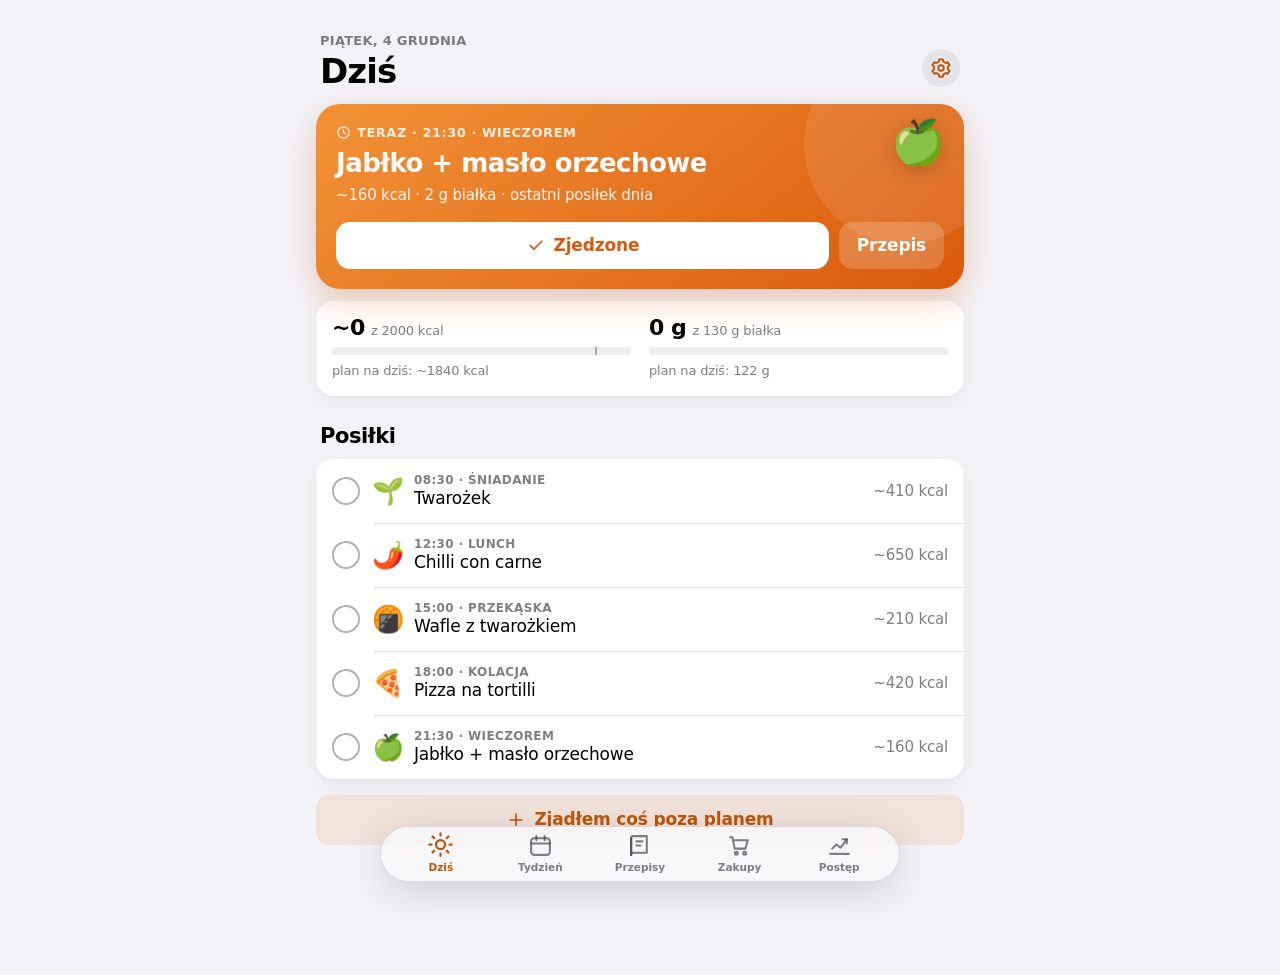
<file: index.html>
<!doctype html>
<html lang="pl">
  <head>
    <meta charset="utf-8" />
    <meta name="viewport" content="width=device-width, initial-scale=1, viewport-fit=cover" />
    <title>pchła</title>
    <meta name="description" content="Plan posiłków, przepisy i listy zakupów" />
    <meta name="theme-color" content="#f2f2f7" media="(prefers-color-scheme: light)" />
    <meta name="theme-color" content="#000000" media="(prefers-color-scheme: dark)" />
    <meta name="apple-mobile-web-app-capable" content="yes" />
    <meta name="mobile-web-app-capable" content="yes" />
    <meta name="apple-mobile-web-app-title" content="pchła" />
    <meta name="apple-mobile-web-app-status-bar-style" content="default" />
    <meta name="format-detection" content="telephone=no" />
    <link rel="manifest" href="manifest.webmanifest" />
    <link rel="icon" type="image/png" sizes="192x192" href="icons/icon-192.png" />
    <link rel="apple-touch-icon" href="icons/apple-touch-icon.png" />
    <link rel="stylesheet" href="css/app.css" />
  </head>
  <body>
    <main id="view">
      <div id="boot">
        <img src="icons/icon-192.png" alt="" />
        <span>pchła</span>
      </div>
    </main>
    <nav id="tabbar" aria-label="Główne ekrany" hidden></nav>
    <noscript>Aplikacja pchła wymaga włączonego JavaScriptu.</noscript>
    <script type="module" src="js/app.js"></script>
  </body>
</html>
</file>
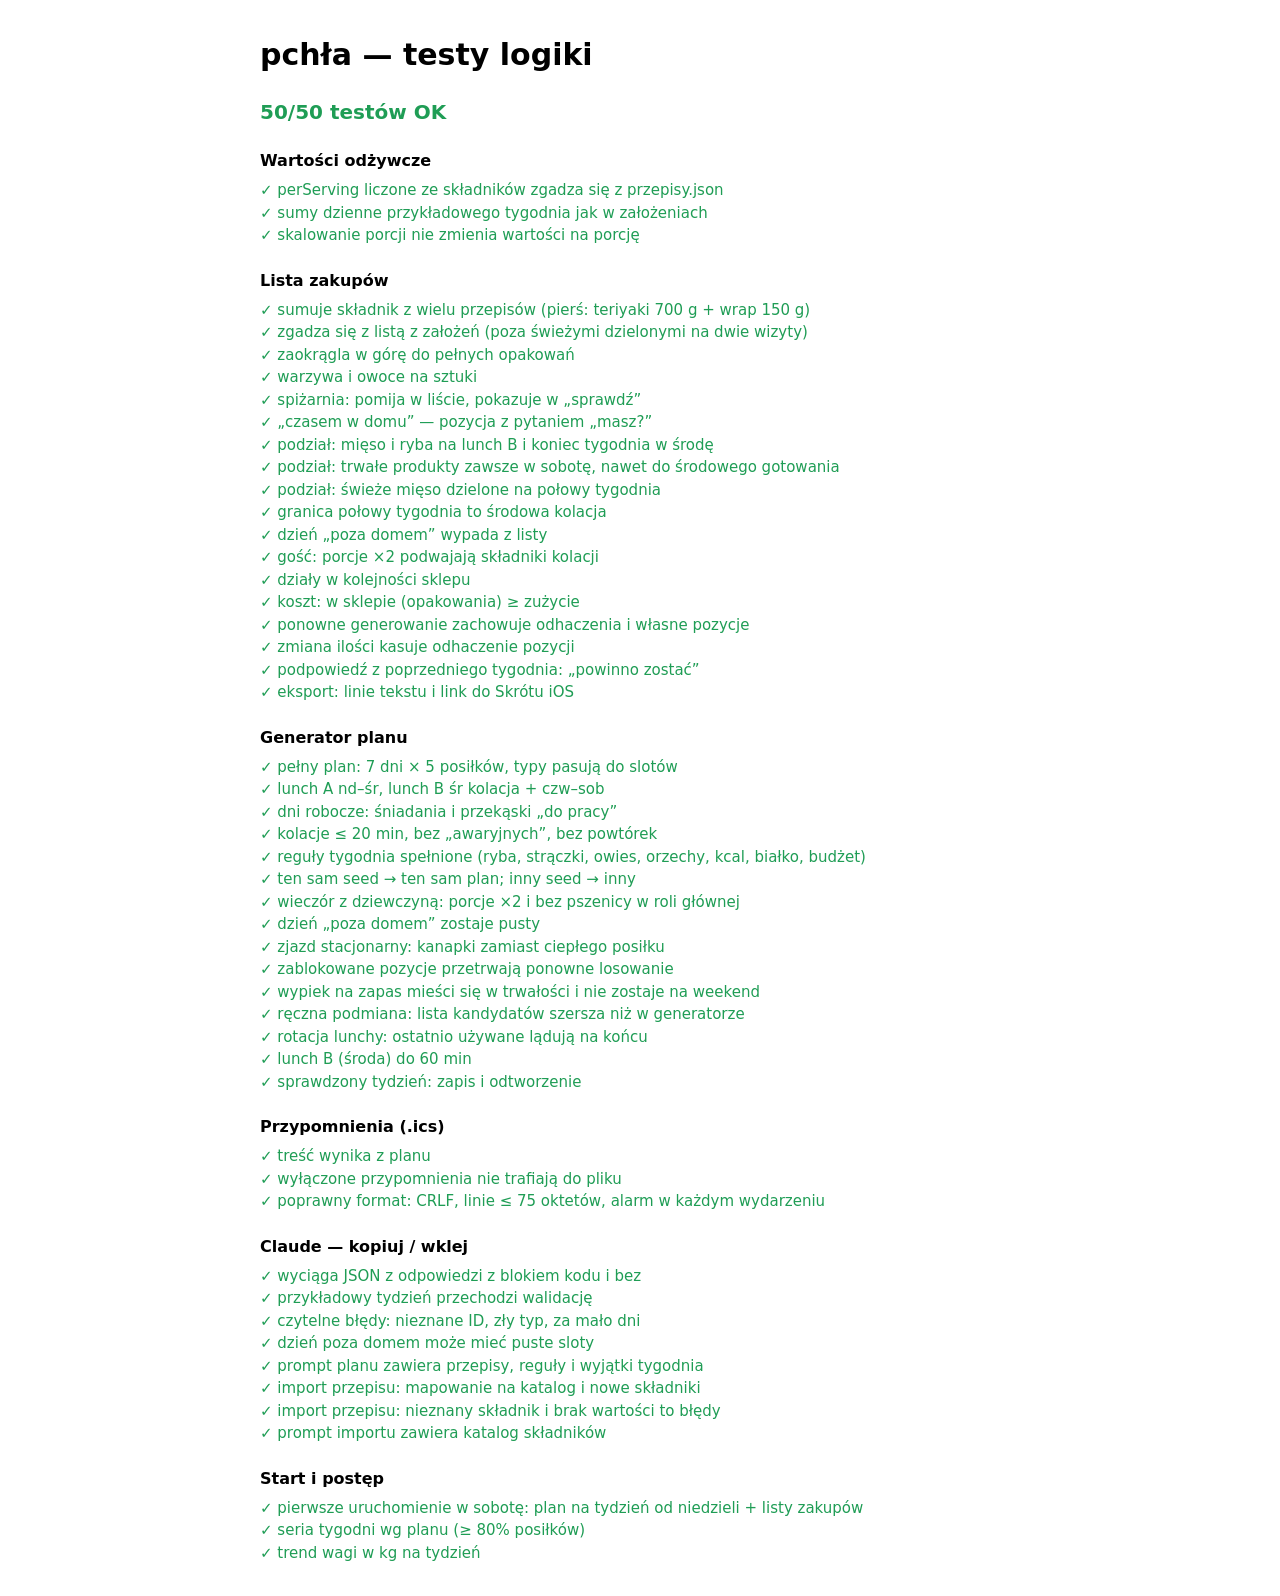
<file: tests/index.html>
<!doctype html>
<html lang="pl">
  <head>
    <meta charset="utf-8" />
    <meta name="viewport" content="width=device-width, initial-scale=1" />
    <title>pchła — testy</title>
    <style>
      body { font: 15px/1.5 -apple-system, system-ui, sans-serif; max-width: 760px; margin: 32px auto; padding: 0 16px; color-scheme: light dark; }
      h2 { font-size: 16px; margin: 22px 0 6px; }
      .ok { color: #1f9d55; }
      .fail { color: #e0352b; font-weight: 600; }
      pre { margin: 2px 0 8px 22px; white-space: pre-wrap; color: #e0352b; }
      #sum { font-size: 20px; font-weight: 700; }
    </style>
  </head>
  <body>
    <h1>pchła — testy logiki</h1>
    <div id="sum">Uruchamiam…</div>
    <div id="out"></div>
    <script type="module">
      import { runAll } from './all.js';
      const data = await (await fetch('../data/przepisy.json')).json();
      const results = runAll(data);
      const out = document.getElementById('out');
      let group = '';
      for (const r of results) {
        if (r.group !== group) {
          group = r.group;
          out.append(Object.assign(document.createElement('h2'), { textContent: group }));
        }
        out.append(Object.assign(document.createElement('div'), { className: r.ok ? 'ok' : 'fail', textContent: `${r.ok ? '✓' : '✗'} ${r.name}` }));
        if (!r.ok) out.append(Object.assign(document.createElement('pre'), { textContent: r.error }));
      }
      const failed = results.filter((r) => !r.ok).length;
      const sum = document.getElementById('sum');
      sum.textContent = `${results.length - failed}/${results.length} testów OK`;
      sum.className = failed ? 'fail' : 'ok';
    </script>
  </body>
</html>
</file>
<file: css/app.css>
/* pchła — styl iOS: font systemowy, duże tytuły, karty, rozmycia, sprężyste przejścia */

:root {
  color-scheme: light dark;
  --accent: #e8731a;
  --accent-fill: #db640f;
  --accent-text: #bf560b;
  --accent-soft: rgba(232, 115, 26, 0.13);
  --hero-a: #f39237;
  --hero-b: #d9590b;
  --bg: #f2f2f7;
  --card: #ffffff;
  --elevated: #ffffff;
  --fill: rgba(118, 118, 128, 0.12);
  --fill-strong: rgba(118, 118, 128, 0.2);
  --label: #000000;
  --label-2: rgba(60, 60, 67, 0.66);
  --label-3: rgba(60, 60, 67, 0.4);
  --sep: rgba(60, 60, 67, 0.16);
  --green: #1f9d55;
  --green-soft: rgba(52, 199, 89, 0.16);
  --red: #e0352b;
  --red-soft: rgba(255, 59, 48, 0.12);
  --blue: #0a6fe0;
  --blue-soft: rgba(0, 122, 255, 0.12);
  --bar-bg: rgba(249, 249, 251, 0.78);
  --shadow: 0 1px 2px rgba(0, 0, 0, 0.04), 0 6px 24px rgba(0, 0, 0, 0.05);
  --hero-shadow: 0 12px 32px rgba(217, 89, 11, 0.28);
  --r-card: 18px;
  --r-ctl: 12px;
  --spring: cubic-bezier(0.32, 0.72, 0, 1);
  --bounce: cubic-bezier(0.34, 1.56, 0.64, 1);
  --tabbar-h: 54px;
  --safe-b: env(safe-area-inset-bottom, 0px);
  --safe-t: env(safe-area-inset-top, 0px);
}

@media (prefers-color-scheme: dark) {
  :root {
    --accent: #ff9a3d;
    --accent-fill: #f08020;
    --accent-text: #ffa552;
    --accent-soft: rgba(255, 154, 61, 0.18);
    --hero-a: #f08a2c;
    --hero-b: #c2500a;
    --bg: #000000;
    --card: #1c1c1e;
    --elevated: #2c2c2e;
    --fill: rgba(118, 118, 128, 0.24);
    --fill-strong: rgba(118, 118, 128, 0.36);
    --label: #ffffff;
    --label-2: rgba(235, 235, 245, 0.64);
    --label-3: rgba(235, 235, 245, 0.34);
    --sep: rgba(84, 84, 88, 0.6);
    --green: #32d06a;
    --green-soft: rgba(48, 209, 88, 0.2);
    --red: #ff5a50;
    --red-soft: rgba(255, 69, 58, 0.2);
    --blue: #4da3ff;
    --blue-soft: rgba(10, 132, 255, 0.22);
    --bar-bg: rgba(22, 22, 24, 0.76);
    --shadow: none;
    --hero-shadow: none;
  }
}

* {
  box-sizing: border-box;
  -webkit-tap-highlight-color: transparent;
}

html {
  -webkit-text-size-adjust: 100%;
  background: var(--bg);
}

html.has-sheet {
  overflow: hidden;
}

body {
  margin: 0;
  background: var(--bg);
  color: var(--label);
  font: 17px/1.35 -apple-system, BlinkMacSystemFont, 'SF Pro Text', 'Helvetica Neue', system-ui, sans-serif;
  letter-spacing: -0.01em;
  -webkit-font-smoothing: antialiased;
  overscroll-behavior-y: none;
}

button,
input,
select,
textarea {
  font: inherit;
  color: inherit;
  letter-spacing: inherit;
}

button {
  border: 0;
  background: none;
  padding: 0;
  cursor: pointer;
  text-align: inherit;
  touch-action: manipulation;
}

button:disabled {
  opacity: 0.38;
  cursor: default;
}

:focus-visible {
  outline: 3px solid var(--accent);
  outline-offset: 2px;
  border-radius: 8px;
}

h1,
h2,
h3,
p {
  margin: 0;
}

.ic {
  display: inline-flex;
  flex: none;
}

.grow {
  flex: 1;
  min-width: 0;
}

.muted {
  color: var(--label-2);
}

.small {
  font-size: 13px;
}

.num {
  font-variant-numeric: tabular-nums;
}

.pad {
  padding: 4px 4px 14px;
}

.center {
  text-align: center;
}

/* ——— strona ——— */

#view {
  max-width: 680px;
  margin: 0 auto;
  padding: calc(var(--safe-t) + 14px) 16px calc(var(--tabbar-h) + var(--safe-b) + 36px);
  min-height: 100dvh;
}

#view.wide {
  max-width: 1180px;
}

#view.enter {
  animation: view-in 0.34s var(--spring);
}

@keyframes view-in {
  from {
    opacity: 0;
    transform: translateY(10px);
  }
}

.page-head {
  display: flex;
  align-items: flex-end;
  gap: 12px;
  padding: 18px 4px 14px;
}

.page-head h1 {
  font: 700 34px/1.1 -apple-system, BlinkMacSystemFont, 'SF Pro Display', system-ui, sans-serif;
  letter-spacing: -0.025em;
}

.eyebrow {
  font-size: 13px;
  font-weight: 600;
  color: var(--label-2);
  text-transform: uppercase;
  letter-spacing: 0.02em;
  margin-bottom: 3px;
}

.head-actions {
  display: flex;
  gap: 8px;
  padding-bottom: 3px;
}

.icon-btn {
  width: 38px;
  height: 38px;
  border-radius: 50%;
  background: var(--fill);
  color: var(--accent-text);
  display: inline-flex;
  align-items: center;
  justify-content: center;
  transition: transform 0.2s var(--spring), background 0.2s;
}

.icon-btn:active {
  transform: scale(0.9);
  background: var(--fill-strong);
}

.icon-btn.plain {
  background: none;
}

h2.section {
  font: 700 21px/1.2 -apple-system, BlinkMacSystemFont, 'SF Pro Display', system-ui, sans-serif;
  letter-spacing: -0.02em;
  margin: 28px 4px 10px;
  display: flex;
  align-items: baseline;
  gap: 8px;
}

h2.section .aside {
  margin-left: auto;
  font-size: 15px;
  font-weight: 400;
  line-height: 1.2;
  color: var(--label-2);
  letter-spacing: -0.01em;
}

.caption {
  font-size: 13px;
  color: var(--label-2);
  margin: 8px 16px 0;
  line-height: 1.4;
}

.group-label {
  font-size: 13px;
  font-weight: 600;
  color: var(--label-2);
  text-transform: uppercase;
  letter-spacing: 0.02em;
  margin: 22px 16px 7px;
}

/* ——— karty i listy ——— */

.card {
  background: var(--card);
  border-radius: var(--r-card);
  padding: 16px;
  box-shadow: var(--shadow);
}

.card + .card {
  margin-top: 12px;
}

.list {
  background: var(--card);
  border-radius: var(--r-card);
  box-shadow: var(--shadow);
  overflow: hidden;
}

.row {
  display: flex;
  align-items: center;
  gap: 12px;
  min-height: 54px;
  padding: 10px 16px;
  position: relative;
  width: 100%;
}

.row + .row::before {
  content: '';
  position: absolute;
  top: 0;
  left: 16px;
  right: 0;
  height: 0.5px;
  background: var(--sep);
}

.row.inset + .row.inset::before,
.row.with-lead + .row.with-lead::before {
  left: 58px;
}

.row-btn {
  transition: background 0.15s;
}

.row-btn:active {
  background: var(--fill);
}

.row-title {
  display: block;
  font-weight: 500;
  line-height: 1.25;
  overflow-wrap: anywhere;
}

.row-sub {
  display: block;
  font-size: 14px;
  color: var(--label-2);
  margin-top: 2px;
  line-height: 1.3;
}

.row .trail {
  color: var(--label-2);
  font-size: 15px;
  white-space: nowrap;
  display: inline-flex;
  align-items: center;
  gap: 4px;
}

.row .chev {
  color: var(--label-3);
}

.row.danger .row-title,
.row.danger .ic {
  color: var(--red);
}

.row.current .row-title {
  color: var(--accent-text);
}

.emoji {
  font-size: 26px;
  width: 30px;
  text-align: center;
  flex: none;
  line-height: 1;
}

.emoji.tile {
  width: 44px;
  height: 44px;
  border-radius: 12px;
  background: var(--fill);
  display: inline-flex;
  align-items: center;
  justify-content: center;
  font-size: 24px;
}

/* ——— przyciski ——— */

.btn {
  display: flex;
  align-items: center;
  justify-content: center;
  gap: 8px;
  width: 100%;
  min-height: 50px;
  padding: 12px 18px;
  border-radius: 14px;
  background: var(--accent-fill);
  color: #fff;
  font-weight: 600;
  text-align: center;
  transition: transform 0.2s var(--spring), opacity 0.2s;
}

.btn:active {
  transform: scale(0.97);
  opacity: 0.85;
}

.btn.secondary {
  background: var(--accent-soft);
  color: var(--accent-text);
}

.btn.gray {
  background: var(--fill);
  color: var(--label);
}

.btn.plain {
  background: none;
  color: var(--accent-text);
  min-height: 44px;
}

.btn.danger {
  background: var(--red-soft);
  color: var(--red);
}

.btn.compact {
  width: auto;
  min-height: 36px;
  padding: 7px 14px;
  border-radius: 18px;
  font-size: 15px;
}

.btn-row {
  display: flex;
  gap: 10px;
}

.btn-row > * {
  flex: 1;
}

.stack {
  display: grid;
  gap: 10px;
}

.stack.mt {
  margin-top: 16px;
}

/* ——— segmenty, chipy, przełączniki ——— */

.seg {
  display: flex;
  background: var(--fill);
  border-radius: 10px;
  padding: 2px;
  gap: 2px;
}

.seg button {
  flex: 1;
  min-height: 34px;
  padding: 5px 10px;
  border-radius: 8px;
  font-size: 14px;
  font-weight: 500;
  text-align: center;
  display: inline-flex;
  align-items: center;
  justify-content: center;
  gap: 5px;
  white-space: nowrap;
  transition: background 0.25s var(--spring), box-shadow 0.25s;
}

.seg button.on {
  background: var(--elevated);
  box-shadow: 0 1px 4px rgba(0, 0, 0, 0.14), 0 0 0 0.5px rgba(0, 0, 0, 0.04);
  font-weight: 600;
}

.seg.small button {
  min-height: 30px;
  font-size: 13px;
  padding: 4px 8px;
}

.chips {
  display: flex;
  gap: 8px;
  overflow-x: auto;
  padding: 2px 16px;
  margin: 0 -16px;
  scrollbar-width: none;
}

.chips::-webkit-scrollbar {
  display: none;
}

.chips.wrap {
  flex-wrap: wrap;
  overflow: visible;
  margin: 0;
  padding: 0;
}

.chip {
  flex: none;
  min-height: 34px;
  padding: 6px 14px;
  border-radius: 17px;
  background: var(--card);
  box-shadow: inset 0 0 0 0.5px var(--sep);
  font-size: 15px;
  font-weight: 500;
  white-space: nowrap;
  transition: background 0.2s, color 0.2s, transform 0.2s var(--spring);
}

.chip:active {
  transform: scale(0.94);
}

.chip.on {
  background: var(--accent-fill);
  color: #fff;
  box-shadow: none;
}

.sheet .chip {
  background: var(--fill);
  box-shadow: none;
}

.sheet .chip.on {
  background: var(--accent-fill);
}

.tag {
  display: inline-flex;
  align-items: center;
  gap: 4px;
  padding: 2px 8px;
  border-radius: 7px;
  background: var(--fill);
  color: var(--label-2);
  font-size: 12px;
  font-weight: 600;
  white-space: nowrap;
}

.tag.accent {
  background: var(--accent-soft);
  color: var(--accent-text);
}

.tag.green {
  background: var(--green-soft);
  color: var(--green);
}

.tag.red {
  background: var(--red-soft);
  color: var(--red);
}

.tag.blue {
  background: var(--blue-soft);
  color: var(--blue);
}

.tags {
  display: flex;
  flex-wrap: wrap;
  gap: 6px;
}

.switch {
  width: 51px;
  height: 31px;
  border-radius: 16px;
  background: var(--fill-strong);
  position: relative;
  flex: none;
  transition: background 0.25s;
}

.switch span {
  position: absolute;
  top: 2px;
  left: 2px;
  width: 27px;
  height: 27px;
  border-radius: 50%;
  background: #fff;
  box-shadow: 0 2px 5px rgba(0, 0, 0, 0.22);
  transition: transform 0.3s var(--spring);
}

.switch.on {
  background: var(--green);
}

.switch.on span {
  transform: translateX(20px);
}

.stepper {
  display: inline-flex;
  align-items: center;
  background: var(--fill);
  border-radius: 10px;
}

.stepper button {
  width: 42px;
  height: 36px;
  display: inline-flex;
  align-items: center;
  justify-content: center;
}

.stepper-value {
  min-width: 34px;
  text-align: center;
  font-weight: 600;
  font-variant-numeric: tabular-nums;
}

/* ——— pola ——— */

.field {
  display: block;
  margin-bottom: 14px;
}

.field-label {
  display: block;
  font-size: 13px;
  font-weight: 600;
  color: var(--label-2);
  margin: 0 4px 6px;
}

.field-hint {
  display: block;
  font-size: 13px;
  color: var(--label-2);
  margin: 6px 4px 0;
}

.input,
textarea.input,
select.input {
  width: 100%;
  min-height: 46px;
  padding: 11px 14px;
  border-radius: var(--r-ctl);
  border: 0;
  background: var(--fill);
  outline: none;
  appearance: none;
  -webkit-appearance: none;
}

.input:focus {
  box-shadow: 0 0 0 2px var(--accent);
}

textarea.input {
  min-height: 110px;
  resize: vertical;
  line-height: 1.4;
}

textarea.input.mono {
  font: 13px/1.45 ui-monospace, 'SF Mono', Menlo, monospace;
  min-height: 160px;
}

select.input {
  background-image: url("data:image/svg+xml,%3Csvg xmlns='http://www.w3.org/2000/svg' width='12' height='8' fill='none' stroke='%23888' stroke-width='2' stroke-linecap='round' stroke-linejoin='round'%3E%3Cpath d='M1 1.5l5 5 5-5'/%3E%3C/svg%3E");
  background-repeat: no-repeat;
  background-position: right 14px center;
  padding-right: 36px;
}

.field-grid {
  display: grid;
  grid-template-columns: 1fr 1fr;
  gap: 0 12px;
}

.search {
  position: relative;
  margin-bottom: 12px;
}

.search .ic {
  position: absolute;
  left: 11px;
  top: 50%;
  transform: translateY(-50%);
  color: var(--label-2);
  pointer-events: none;
}

.search .input {
  padding-left: 38px;
  min-height: 40px;
  padding-top: 8px;
  padding-bottom: 8px;
}

.row input.inline {
  width: 92px;
  text-align: right;
  background: var(--fill);
  border: 0;
  border-radius: 9px;
  padding: 7px 10px;
  outline: none;
  font-variant-numeric: tabular-nums;
}

.row input.inline:focus {
  box-shadow: 0 0 0 2px var(--accent);
}

/* ——— pasek kart ——— */

#tabbar {
  position: fixed;
  left: 0;
  right: 0;
  bottom: 0;
  z-index: 20;
  display: flex;
  justify-content: center;
  padding: 0 4px var(--safe-b);
  background: var(--bar-bg);
  backdrop-filter: saturate(180%) blur(24px);
  -webkit-backdrop-filter: saturate(180%) blur(24px);
  border-top: 0.5px solid var(--sep);
}

#tabbar .tabs {
  display: flex;
  width: 100%;
  max-width: 560px;
}

#tabbar button {
  flex: 1;
  height: var(--tabbar-h);
  display: flex;
  flex-direction: column;
  align-items: center;
  justify-content: center;
  gap: 2px;
  color: var(--label-2);
  font-size: 10.5px;
  font-weight: 600;
  letter-spacing: 0;
  transition: color 0.2s;
  position: relative;
}

#tabbar button .ic {
  transition: transform 0.35s var(--bounce);
}

#tabbar button.on {
  color: var(--accent-text);
}

#tabbar button.on .ic {
  transform: translateY(-1px) scale(1.08);
}

#tabbar button:active .ic {
  transform: scale(0.86);
}

#tabbar .dot {
  position: absolute;
  top: 7px;
  left: calc(50% + 9px);
  min-width: 17px;
  height: 17px;
  padding: 0 5px;
  border-radius: 9px;
  background: var(--red);
  color: #fff;
  font-size: 11px;
  line-height: 17px;
  text-align: center;
}

@media (min-width: 900px) {
  #tabbar {
    left: 50%;
    right: auto;
    bottom: 18px;
    transform: translateX(-50%);
    width: 520px;
    border: 0.5px solid var(--sep);
    border-radius: 28px;
    padding: 0 10px;
    box-shadow: 0 10px 40px rgba(0, 0, 0, 0.14);
  }

  #view {
    padding-bottom: 130px;
  }
}

/* ——— arkusze ——— */

.backdrop {
  position: fixed;
  inset: 0;
  z-index: 40;
  background: rgba(0, 0, 0, 0.36);
  opacity: 0;
  transition: opacity 0.35s ease;
}

.backdrop.open {
  opacity: 1;
}

.sheet {
  position: fixed;
  left: 0;
  right: 0;
  bottom: 0;
  z-index: 41;
  max-height: calc(100dvh - var(--safe-t) - 28px);
  display: flex;
  flex-direction: column;
  background: var(--bg);
  border-radius: 20px 20px 0 0;
  box-shadow: 0 -10px 50px rgba(0, 0, 0, 0.2);
  transform: translate3d(0, 105%, 0);
  transition: transform 0.46s var(--spring);
  will-change: transform;
}

.sheet.open {
  transform: translate3d(0, 0, 0);
}

.sheet.full {
  height: calc(100dvh - var(--safe-t) - 28px);
}

.sheet-head {
  flex: none;
  touch-action: none;
  cursor: grab;
}

.grabber {
  width: 38px;
  height: 5px;
  border-radius: 3px;
  background: var(--label-3);
  margin: 7px auto 2px;
}

.sheet-bar {
  display: flex;
  align-items: center;
  padding: 6px 16px 10px;
  gap: 8px;
}

.sheet-side {
  flex: 1;
}

.sheet-title {
  flex: 3;
  text-align: center;
  font-weight: 600;
  white-space: nowrap;
  overflow: hidden;
  text-overflow: ellipsis;
}

.sheet-close {
  flex: 1;
  text-align: right;
  color: var(--accent-text);
  font-weight: 600;
  min-height: 36px;
  white-space: nowrap;
}

.sheet-body {
  flex: 1;
  overflow-y: auto;
  overscroll-behavior: contain;
  -webkit-overflow-scrolling: touch;
  padding: 4px 16px calc(var(--safe-b) + 24px);
}

.sheet-footer {
  flex: none;
  padding: 10px 16px calc(var(--safe-b) + 12px);
  background: var(--bar-bg);
  backdrop-filter: saturate(180%) blur(24px);
  -webkit-backdrop-filter: saturate(180%) blur(24px);
  border-top: 0.5px solid var(--sep);
}

.sheet-footer[hidden] {
  display: none;
}

.sheet:has(.sheet-footer:not([hidden])) .sheet-body {
  padding-bottom: 20px;
}

@media (min-width: 720px) {
  .sheet {
    --sheet-x: -50%;
    left: 50%;
    right: auto;
    width: 600px;
    bottom: 50%;
    max-height: min(820px, calc(100dvh - 60px));
    border-radius: 20px;
    transform: translate3d(-50%, calc(50% + 40px), 0) scale(0.97);
    opacity: 0;
    transition: transform 0.4s var(--spring), opacity 0.25s ease;
    pointer-events: none;
  }

  .sheet.open {
    transform: translate3d(-50%, 50%, 0);
    opacity: 1;
    pointer-events: auto;
  }

  .sheet.full {
    height: min(820px, calc(100dvh - 60px));
  }

  .sheet.wide {
    width: min(1040px, calc(100vw - 48px));
  }

  .grabber {
    visibility: hidden;
    height: 2px;
  }

  .sheet-body,
  .sheet-footer {
    padding-bottom: 20px;
  }

  .sheet-footer {
    border-radius: 0 0 20px 20px;
  }
}

/* ——— toast ——— */

#toast {
  position: fixed;
  left: 50%;
  bottom: calc(var(--tabbar-h) + var(--safe-b) + 18px);
  z-index: 60;
  transform: translate(-50%, 24px) scale(0.96);
  opacity: 0;
  pointer-events: none;
  max-width: calc(100vw - 32px);
  display: flex;
  align-items: center;
  gap: 14px;
  padding: 12px 18px;
  border-radius: 22px;
  background: rgba(40, 40, 44, 0.94);
  color: #fff;
  font-size: 15px;
  font-weight: 500;
  box-shadow: 0 8px 30px rgba(0, 0, 0, 0.25);
  transition: transform 0.4s var(--spring), opacity 0.25s;
}

#toast.show {
  transform: translate(-50%, 0);
  opacity: 1;
  pointer-events: auto;
}

#toast button {
  color: #ffb066;
  font-weight: 700;
}

/* ——— Dziś ——— */

.hero {
  border-radius: 24px;
  padding: 20px;
  color: #fff;
  background: linear-gradient(140deg, var(--hero-a), var(--hero-b));
  box-shadow: var(--hero-shadow);
  position: relative;
  overflow: hidden;
}

.hero::after {
  content: '';
  position: absolute;
  right: -40px;
  top: -60px;
  width: 200px;
  height: 200px;
  border-radius: 50%;
  background: rgba(255, 255, 255, 0.1);
  pointer-events: none;
}

.hero.calm {
  background: var(--card);
  color: var(--label);
  box-shadow: var(--shadow);
}

.hero.calm::after {
  display: none;
}

.hero.night {
  background: linear-gradient(140deg, #3b3a6e, #1d1c3a);
  box-shadow: 0 12px 32px rgba(29, 28, 58, 0.3);
}

.hero-eyebrow {
  font-size: 13px;
  font-weight: 700;
  text-transform: uppercase;
  letter-spacing: 0.04em;
  opacity: 0.86;
  display: flex;
  align-items: center;
  gap: 6px;
}

.hero-title {
  font: 700 26px/1.15 -apple-system, BlinkMacSystemFont, 'SF Pro Display', system-ui, sans-serif;
  letter-spacing: -0.02em;
  margin: 8px 0 6px;
  max-width: 92%;
  text-wrap: balance;
}

.hero-meta {
  font-size: 15px;
  opacity: 0.92;
}

.hero-emoji {
  position: absolute;
  right: 18px;
  top: 16px;
  font-size: 44px;
  line-height: 1;
  z-index: 1;
  filter: drop-shadow(0 4px 10px rgba(0, 0, 0, 0.18));
}

.hero-actions {
  display: flex;
  gap: 10px;
  margin-top: 16px;
  position: relative;
  z-index: 1;
}

.hero .btn {
  background: #fff;
  color: var(--hero-b);
  min-height: 46px;
}

.hero .btn.ghost {
  background: rgba(255, 255, 255, 0.2);
  color: #fff;
  flex: 0 0 auto;
  width: auto;
}

.hero.calm .btn {
  background: var(--accent-fill);
  color: #fff;
}

.hero.calm .btn.ghost {
  background: var(--accent-soft);
  color: var(--accent-text);
}

.hero.night .btn {
  color: #2a2957;
}

.meters {
  display: grid;
  grid-template-columns: 1fr 1fr;
  gap: 18px;
}

.meter-top {
  display: flex;
  align-items: baseline;
  gap: 6px;
  margin-bottom: 8px;
}

.meter-value {
  font: 700 22px/1 -apple-system, BlinkMacSystemFont, 'SF Pro Display', system-ui, sans-serif;
  letter-spacing: -0.02em;
  font-variant-numeric: tabular-nums;
}

.meter-of {
  font-size: 13px;
  color: var(--label-2);
}

.meter-label {
  font-size: 13px;
  color: var(--label-2);
  margin-top: 7px;
}

.bar {
  height: 8px;
  border-radius: 4px;
  background: var(--fill);
  position: relative;
  overflow: hidden;
}

.bar-fill {
  height: 100%;
  border-radius: 4px;
  background: var(--accent);
  transition: width 0.7s var(--spring);
}

.bar.green .bar-fill {
  background: var(--green);
}

.bar.over .bar-fill {
  background: var(--red);
}

.bar-mark {
  position: absolute;
  top: 0;
  bottom: 0;
  width: 2px;
  background: var(--label-3);
}

.check {
  width: 28px;
  height: 28px;
  flex: none;
  border-radius: 50%;
  border: 2px solid var(--label-3);
  display: inline-flex;
  align-items: center;
  justify-content: center;
  color: transparent;
  transition: background 0.2s, border-color 0.2s, transform 0.2s var(--spring);
  position: relative;
}

/* większy cel dotykowy niż sam znaczek */
.check::after {
  content: '';
  position: absolute;
  inset: -10px;
}

.check:active {
  transform: scale(0.86);
}

.check.done {
  background: var(--accent-fill);
  border-color: var(--accent-fill);
  color: #fff;
}

.check.green.done {
  background: var(--green);
  border-color: var(--green);
}

.check.swapped {
  background: var(--blue);
  border-color: var(--blue);
  color: #fff;
}

.check.skipped {
  background: var(--fill-strong);
  border-color: transparent;
  color: var(--label-2);
}

.check.pop {
  animation: pop 0.45s var(--bounce);
}

@keyframes pop {
  0% {
    transform: scale(0.6);
  }
  60% {
    transform: scale(1.18);
  }
}

.meal .slot {
  font-size: 12px;
  font-weight: 700;
  text-transform: uppercase;
  letter-spacing: 0.03em;
  color: var(--label-2);
  display: flex;
  gap: 6px;
  align-items: center;
}

.meal.is-done .row-title {
  color: var(--label-2);
}

.meal.is-skipped .row-title {
  color: var(--label-3);
  text-decoration: line-through;
}

.meal .kcal {
  font-size: 15px;
  color: var(--label-2);
  font-variant-numeric: tabular-nums;
  white-space: nowrap;
}

.meal-main {
  display: flex;
  align-items: center;
  gap: 12px;
  flex: 1;
  min-width: 0;
  min-height: 44px;
}

.task .row-title {
  font-weight: 500;
}

.task.is-done .row-title {
  color: var(--label-2);
  text-decoration: line-through;
  text-decoration-color: var(--label-3);
}

.banner {
  display: flex;
  gap: 12px;
  align-items: center;
  padding: 14px 16px;
  border-radius: var(--r-card);
  background: var(--accent-soft);
  color: var(--accent-text);
  font-weight: 500;
  margin-bottom: 12px;
}

.banner.blue {
  background: var(--blue-soft);
  color: var(--blue);
}

.banner .row-sub {
  color: inherit;
  opacity: 0.85;
}

/* ——— Tydzień ——— */

.week-nav {
  display: flex;
  align-items: center;
  gap: 8px;
  margin-bottom: 12px;
}

.week-nav .label {
  flex: 1;
  text-align: center;
  font-weight: 600;
}

.week-nav .label small {
  display: block;
  font-weight: 400;
  font-size: 13px;
  color: var(--label-2);
}

.stats {
  display: grid;
  grid-template-columns: repeat(3, 1fr);
  gap: 10px;
}

.stats.four {
  grid-template-columns: repeat(2, 1fr);
}

.stat {
  background: var(--card);
  border-radius: 16px;
  padding: 12px 14px;
  box-shadow: var(--shadow);
  min-width: 0;
}

.sheet .stat {
  box-shadow: none;
}

.stat-value {
  font: 700 22px/1.1 -apple-system, BlinkMacSystemFont, 'SF Pro Display', system-ui, sans-serif;
  letter-spacing: -0.02em;
  font-variant-numeric: tabular-nums;
  white-space: nowrap;
}

.stat-value small {
  font-size: 13px;
  font-weight: 600;
  color: var(--label-2);
  margin-left: 2px;
}

.stat-label {
  font-size: 13px;
  color: var(--label-2);
  margin-top: 3px;
}

.stat.good .stat-value {
  color: var(--green);
}

.stat.bad .stat-value {
  color: var(--red);
}

.days {
  display: grid;
  gap: 12px;
  margin-top: 14px;
}

.day {
  background: var(--card);
  border-radius: var(--r-card);
  box-shadow: var(--shadow);
  overflow: hidden;
}

.day.today {
  box-shadow: 0 0 0 2px var(--accent), var(--shadow);
}

.day.off .day-meals {
  display: none;
}

.day-head {
  display: flex;
  align-items: center;
  gap: 8px;
  padding: 12px 12px 8px 16px;
}

.day-name {
  font-weight: 700;
  font-size: 17px;
  letter-spacing: -0.015em;
}

.day-date {
  color: var(--label-2);
  font-size: 14px;
  margin-left: 5px;
  font-weight: 400;
}

.day-sum {
  font-size: 13px;
  color: var(--label-2);
  font-variant-numeric: tabular-nums;
  margin-top: 1px;
}

.day-sum.warn {
  color: var(--red);
}

.pill {
  display: inline-flex;
  align-items: center;
  gap: 5px;
  min-height: 32px;
  padding: 4px 11px;
  border-radius: 16px;
  background: var(--fill);
  color: var(--label-2);
  font-size: 13px;
  font-weight: 600;
  white-space: nowrap;
  transition: transform 0.2s var(--spring);
}

.pill:active {
  transform: scale(0.93);
}

.pill.on {
  background: var(--accent-soft);
  color: var(--accent-text);
}

.pill.blue {
  background: var(--blue-soft);
  color: var(--blue);
}

.slot-row {
  display: flex;
  align-items: center;
  gap: 10px;
  width: 100%;
  min-height: 46px;
  padding: 6px 12px 6px 16px;
  position: relative;
  transition: background 0.15s;
}

.slot-row::before {
  content: '';
  position: absolute;
  top: 0;
  left: 16px;
  right: 0;
  height: 0.5px;
  background: var(--sep);
}

.slot-row:active {
  background: var(--fill);
}

.slot-row .emoji {
  font-size: 21px;
  width: 26px;
}

.slot-row .what {
  flex: 1;
  min-width: 0;
}

.slot-row .slot-name {
  display: block;
  font-size: 11px;
  font-weight: 700;
  text-transform: uppercase;
  letter-spacing: 0.03em;
  color: var(--label-2);
}

.slot-row .recipe {
  display: block;
  font-size: 15px;
  font-weight: 500;
  line-height: 1.25;
  white-space: nowrap;
  overflow: hidden;
  text-overflow: ellipsis;
}

.slot-row .kcal {
  font-size: 13px;
  color: var(--label-2);
  font-variant-numeric: tabular-nums;
  white-space: nowrap;
}

.slot-row.empty .recipe {
  color: var(--accent-text);
}

.slot-row .ic {
  color: var(--label-3);
}

.day-off-note {
  padding: 0 16px 14px;
  color: var(--label-2);
  font-size: 15px;
}

@media (min-width: 1000px) {
  .days.grid {
    grid-template-columns: repeat(7, minmax(0, 1fr));
    gap: 10px;
    align-items: start;
  }

  .days.grid .day-head {
    flex-wrap: wrap;
    padding: 12px 10px 8px 12px;
  }

  .days.grid .slot-row {
    padding: 6px 8px 6px 12px;
    align-items: flex-start;
    min-height: 62px;
  }

  .days.grid .slot-row::before {
    left: 12px;
  }

  .days.grid .slot-row .recipe {
    white-space: normal;
    font-size: 14px;
  }

  .days.grid .slot-row .emoji,
  .days.grid .slot-row > .ic {
    display: none;
  }

  .days.grid .day-name {
    font-size: 15px;
  }
}

.rule {
  display: flex;
  align-items: center;
  gap: 12px;
  padding: 11px 16px;
  position: relative;
}

.rule + .rule::before {
  content: '';
  position: absolute;
  top: 0;
  left: 52px;
  right: 0;
  height: 0.5px;
  background: var(--sep);
}

.rule-mark {
  width: 24px;
  height: 24px;
  border-radius: 50%;
  flex: none;
  display: inline-flex;
  align-items: center;
  justify-content: center;
  background: var(--green-soft);
  color: var(--green);
}

.rule.bad .rule-mark {
  background: var(--red-soft);
  color: var(--red);
}

.rule-detail {
  font-size: 14px;
  color: var(--label-2);
  white-space: nowrap;
}

/* ——— kreator ——— */

.steps-dots {
  display: flex;
  gap: 6px;
  justify-content: center;
  margin: 2px 0 16px;
}

.steps-dots i {
  width: 28px;
  height: 4px;
  border-radius: 2px;
  background: var(--fill-strong);
  transition: background 0.3s, width 0.3s var(--spring);
}

.steps-dots i.on {
  background: var(--accent);
  width: 40px;
}

.wizard-title {
  font: 700 26px/1.15 -apple-system, BlinkMacSystemFont, 'SF Pro Display', system-ui, sans-serif;
  letter-spacing: -0.02em;
  margin: 4px 4px 6px;
}

.wizard-lead {
  color: var(--label-2);
  margin: 0 4px 18px;
  font-size: 15px;
}

.cal-row {
  display: flex;
  align-items: center;
  gap: 10px;
  padding: 10px 12px 10px 16px;
  position: relative;
}

.cal-row + .cal-row::before {
  content: '';
  position: absolute;
  top: 0;
  left: 16px;
  right: 0;
  height: 0.5px;
  background: var(--sep);
}

.cal-day {
  width: 46px;
  flex: none;
}

.cal-day b {
  display: block;
  font-size: 15px;
}

.cal-day span {
  font-size: 12px;
  color: var(--label-2);
}

.ab {
  display: inline-flex;
  gap: 6px;
  flex: none;
}

.ab button {
  width: 38px;
  height: 38px;
  border-radius: 12px;
  background: var(--fill);
  font-weight: 700;
  text-align: center;
  color: var(--label-2);
  transition: transform 0.25s var(--bounce), background 0.2s, color 0.2s;
}

.ab button.on {
  background: var(--accent-fill);
  color: #fff;
  transform: scale(1.06);
}

.picked {
  display: grid;
  grid-template-columns: 1fr 1fr;
  gap: 10px;
  margin-bottom: 16px;
}

.picked .card {
  margin: 0;
  padding: 12px 14px;
  min-width: 0;
}

.picked .who {
  font-size: 12px;
  font-weight: 700;
  color: var(--accent-text);
  text-transform: uppercase;
  letter-spacing: 0.03em;
}

.picked .name {
  font-weight: 600;
  font-size: 15px;
  line-height: 1.25;
  margin-top: 4px;
}

.mini-bars {
  display: flex;
  align-items: flex-end;
  gap: 8px;
  height: 96px;
  padding-top: 8px;
}

.mini-bars .col {
  flex: 1;
  display: flex;
  flex-direction: column;
  align-items: center;
  gap: 5px;
  height: 100%;
  justify-content: flex-end;
}

.mini-bars .col i {
  width: 100%;
  max-width: 34px;
  border-radius: 6px 6px 3px 3px;
  background: var(--accent);
  min-height: 3px;
}

.mini-bars .col.out i {
  background: var(--red);
}

.mini-bars .col.off i {
  background: var(--fill-strong);
}

.mini-bars .col span {
  font-size: 11px;
  color: var(--label-2);
  font-weight: 600;
}

.mini-bars .col em {
  font-style: normal;
  font-size: 10.5px;
  color: var(--label-2);
  font-variant-numeric: tabular-nums;
}

/* ——— przepis ——— */

.recipe-hero {
  text-align: center;
  padding: 6px 8px 18px;
}

.recipe-hero .big {
  font-size: 68px;
  line-height: 1.1;
}

.recipe-hero h2 {
  font: 700 24px/1.2 -apple-system, BlinkMacSystemFont, 'SF Pro Display', system-ui, sans-serif;
  letter-spacing: -0.02em;
  margin: 10px 0 10px;
  text-wrap: balance;
}

.recipe-hero .tags {
  justify-content: center;
}

.ing .amount {
  font-variant-numeric: tabular-nums;
  color: var(--label-2);
  white-space: nowrap;
  text-align: right;
  font-size: 15px;
}

.ing .amount b {
  color: var(--label);
  font-weight: 600;
}

.step {
  display: flex;
  gap: 12px;
  padding: 12px 16px;
  position: relative;
  line-height: 1.42;
}

.step + .step::before {
  content: '';
  position: absolute;
  top: 0;
  left: 54px;
  right: 0;
  height: 0.5px;
  background: var(--sep);
}

.step-n {
  width: 26px;
  height: 26px;
  border-radius: 50%;
  background: var(--accent-soft);
  color: var(--accent-text);
  font-weight: 700;
  font-size: 14px;
  display: inline-flex;
  align-items: center;
  justify-content: center;
  flex: none;
}

.note {
  display: flex;
  gap: 10px;
  padding: 12px 14px;
  border-radius: 14px;
  background: var(--blue-soft);
  color: var(--blue);
  font-size: 15px;
  line-height: 1.35;
  margin-top: 12px;
}

.note.warm {
  background: var(--accent-soft);
  color: var(--accent-text);
}

.note.red {
  background: var(--red-soft);
  color: var(--red);
}

.portion-bar {
  display: flex;
  align-items: center;
  gap: 12px;
}

/* ——— tryb gotowania ——— */

.cook {
  position: fixed;
  inset: 0;
  z-index: 70;
  background: var(--bg);
  display: flex;
  flex-direction: column;
  padding: calc(var(--safe-t) + 10px) 20px calc(var(--safe-b) + 16px);
  animation: cook-in 0.4s var(--spring);
}

@keyframes cook-in {
  from {
    opacity: 0;
    transform: scale(1.04);
  }
}

.cook-top {
  display: flex;
  align-items: center;
  gap: 12px;
}

.cook-progress {
  flex: 1;
  display: flex;
  gap: 4px;
}

.cook-progress i {
  flex: 1;
  height: 4px;
  border-radius: 2px;
  background: var(--fill-strong);
}

.cook-progress i.on {
  background: var(--accent);
}

.cook-main {
  flex: 1;
  overflow-y: auto;
  display: flex;
  flex-direction: column;
  justify-content: center;
  max-width: 720px;
  width: 100%;
  margin: 0 auto;
  padding: 16px 0;
}

.cook-count {
  font-size: 15px;
  font-weight: 700;
  color: var(--accent-text);
  text-transform: uppercase;
  letter-spacing: 0.04em;
}

.cook-text {
  font: 600 clamp(26px, 6.4vw, 40px) / 1.25 -apple-system, BlinkMacSystemFont, 'SF Pro Display', system-ui, sans-serif;
  letter-spacing: -0.02em;
  margin: 12px 0 20px;
  text-wrap: pretty;
}

.cook-text.enter {
  animation: step-in 0.38s var(--spring);
}

@keyframes step-in {
  from {
    opacity: 0;
    transform: translateX(26px);
  }
}

.cook-ings {
  display: flex;
  flex-wrap: wrap;
  gap: 8px;
}

.cook-nav {
  display: flex;
  gap: 10px;
  max-width: 720px;
  width: 100%;
  margin: 0 auto;
}

.cook-nav .btn {
  min-height: 58px;
  font-size: 19px;
}

.cook-nav .btn.gray {
  flex: 0 0 96px;
}

.timers {
  display: flex;
  flex-wrap: wrap;
  gap: 8px;
  margin-top: 18px;
}

.timer {
  display: inline-flex;
  align-items: center;
  gap: 8px;
  min-height: 46px;
  padding: 8px 16px;
  border-radius: 23px;
  background: var(--accent-soft);
  color: var(--accent-text);
  font-weight: 600;
  font-variant-numeric: tabular-nums;
}

.timer.running {
  background: var(--accent-fill);
  color: #fff;
}

.timer.done {
  background: var(--green);
  color: #fff;
  animation: pulse 1s ease-in-out infinite;
}

@keyframes pulse {
  50% {
    transform: scale(1.06);
  }
}

/* ——— zakupy ——— */

.shop-item .row-title {
  transition: color 0.2s;
}

.shop-item.is-done .row-title,
.shop-item.is-done .qty {
  color: var(--label-3);
  text-decoration: line-through;
}

.shop-item .qty {
  font-size: 14px;
  color: var(--label-2);
  display: block;
  margin-top: 2px;
}

.shop-item .cost {
  font-size: 14px;
  color: var(--label-2);
  font-variant-numeric: tabular-nums;
  white-space: nowrap;
}

.shop-item .ask {
  flex: none;
}

.shop-total {
  display: flex;
  align-items: center;
  gap: 14px;
}

.shop-total .big {
  font: 700 28px/1 -apple-system, BlinkMacSystemFont, 'SF Pro Display', system-ui, sans-serif;
  letter-spacing: -0.02em;
  font-variant-numeric: tabular-nums;
}

.ring {
  width: 54px;
  height: 54px;
  flex: none;
  transform: rotate(-90deg);
}

.ring circle {
  fill: none;
  stroke-width: 6;
  stroke-linecap: round;
}

.ring .track {
  stroke: var(--fill-strong);
}

.ring .value {
  stroke: var(--accent);
  transition: stroke-dashoffset 0.6s var(--spring);
}

.ring.full .value {
  stroke: var(--green);
}

/* ——— postęp ——— */

.chart {
  width: 100%;
  height: auto;
  display: block;
  overflow: visible;
}

.chart text {
  font: 11px -apple-system, BlinkMacSystemFont, system-ui, sans-serif;
  fill: var(--label-2);
  font-variant-numeric: tabular-nums;
}

.chart .grid {
  stroke: var(--sep);
  stroke-width: 1;
}

.chart .goal {
  stroke: var(--green);
  stroke-width: 1.5;
  stroke-dasharray: 5 5;
}

.chart .goal-label {
  fill: var(--green);
  font-weight: 600;
}

.chart .line {
  fill: none;
  stroke: var(--accent);
  stroke-width: 2.5;
  stroke-linejoin: round;
  stroke-linecap: round;
}

.chart .area {
  fill: var(--accent);
  opacity: 0.1;
}

.chart .trend {
  stroke: var(--label-2);
  stroke-width: 1.5;
  stroke-dasharray: 3 4;
  fill: none;
}

.chart .pt {
  fill: var(--card);
  stroke: var(--accent);
  stroke-width: 2.5;
}

.chart .pt.last {
  fill: var(--accent);
}

.chart .value-label {
  fill: var(--label);
  font-weight: 700;
  font-size: 12px;
}

.big-number {
  font: 700 44px/1 -apple-system, BlinkMacSystemFont, 'SF Pro Display', system-ui, sans-serif;
  letter-spacing: -0.03em;
  font-variant-numeric: tabular-nums;
}

.big-number small {
  font-size: 18px;
  font-weight: 600;
  color: var(--label-2);
  margin-left: 4px;
  letter-spacing: 0;
}

.goal-track {
  height: 10px;
  border-radius: 5px;
  background: var(--fill);
  position: relative;
  margin: 16px 0 8px;
}

.goal-track .fill {
  position: absolute;
  left: 0;
  top: 0;
  bottom: 0;
  border-radius: 5px;
  background: linear-gradient(90deg, var(--hero-a), var(--hero-b));
  transition: width 0.8s var(--spring);
}

.goal-track .milestone {
  position: absolute;
  top: -3px;
  width: 3px;
  height: 16px;
  border-radius: 2px;
  background: var(--label-2);
}

.goal-legend {
  display: flex;
  justify-content: space-between;
  font-size: 13px;
  color: var(--label-2);
  font-variant-numeric: tabular-nums;
}

.lab-value {
  font-weight: 600;
  font-variant-numeric: tabular-nums;
  white-space: nowrap;
}

.lab-value.bad {
  color: var(--red);
}

.lab-value.good {
  color: var(--green);
}

.empty {
  text-align: center;
  padding: 26px 20px;
  color: var(--label-2);
}

.empty .big {
  font-size: 44px;
  margin-bottom: 8px;
}

.empty h3 {
  color: var(--label);
  font-size: 19px;
  margin-bottom: 6px;
}

.empty .btn {
  margin-top: 16px;
}

.errors {
  margin: 12px 0 0;
  padding: 12px 14px 12px 30px;
  border-radius: 14px;
  background: var(--red-soft);
  color: var(--red);
  font-size: 15px;
  line-height: 1.4;
}

.errors li + li {
  margin-top: 4px;
}

ol.how {
  margin: 0;
  padding: 14px 16px 14px 38px;
  line-height: 1.5;
  font-size: 15px;
}

ol.how li + li {
  margin-top: 6px;
}

code {
  font: 13px ui-monospace, 'SF Mono', Menlo, monospace;
  background: var(--fill);
  padding: 2px 6px;
  border-radius: 6px;
}

#boot {
  min-height: 100dvh;
  display: flex;
  flex-direction: column;
  align-items: center;
  justify-content: center;
  gap: 14px;
  color: var(--label-2);
  padding: 24px;
  text-align: center;
}

#boot img {
  width: 84px;
  height: 84px;
  border-radius: 20px;
}

@media (prefers-reduced-motion: reduce) {
  *,
  *::before,
  *::after {
    animation-duration: 0.01ms !important;
    transition-duration: 0.01ms !important;
  }
}
</file>
